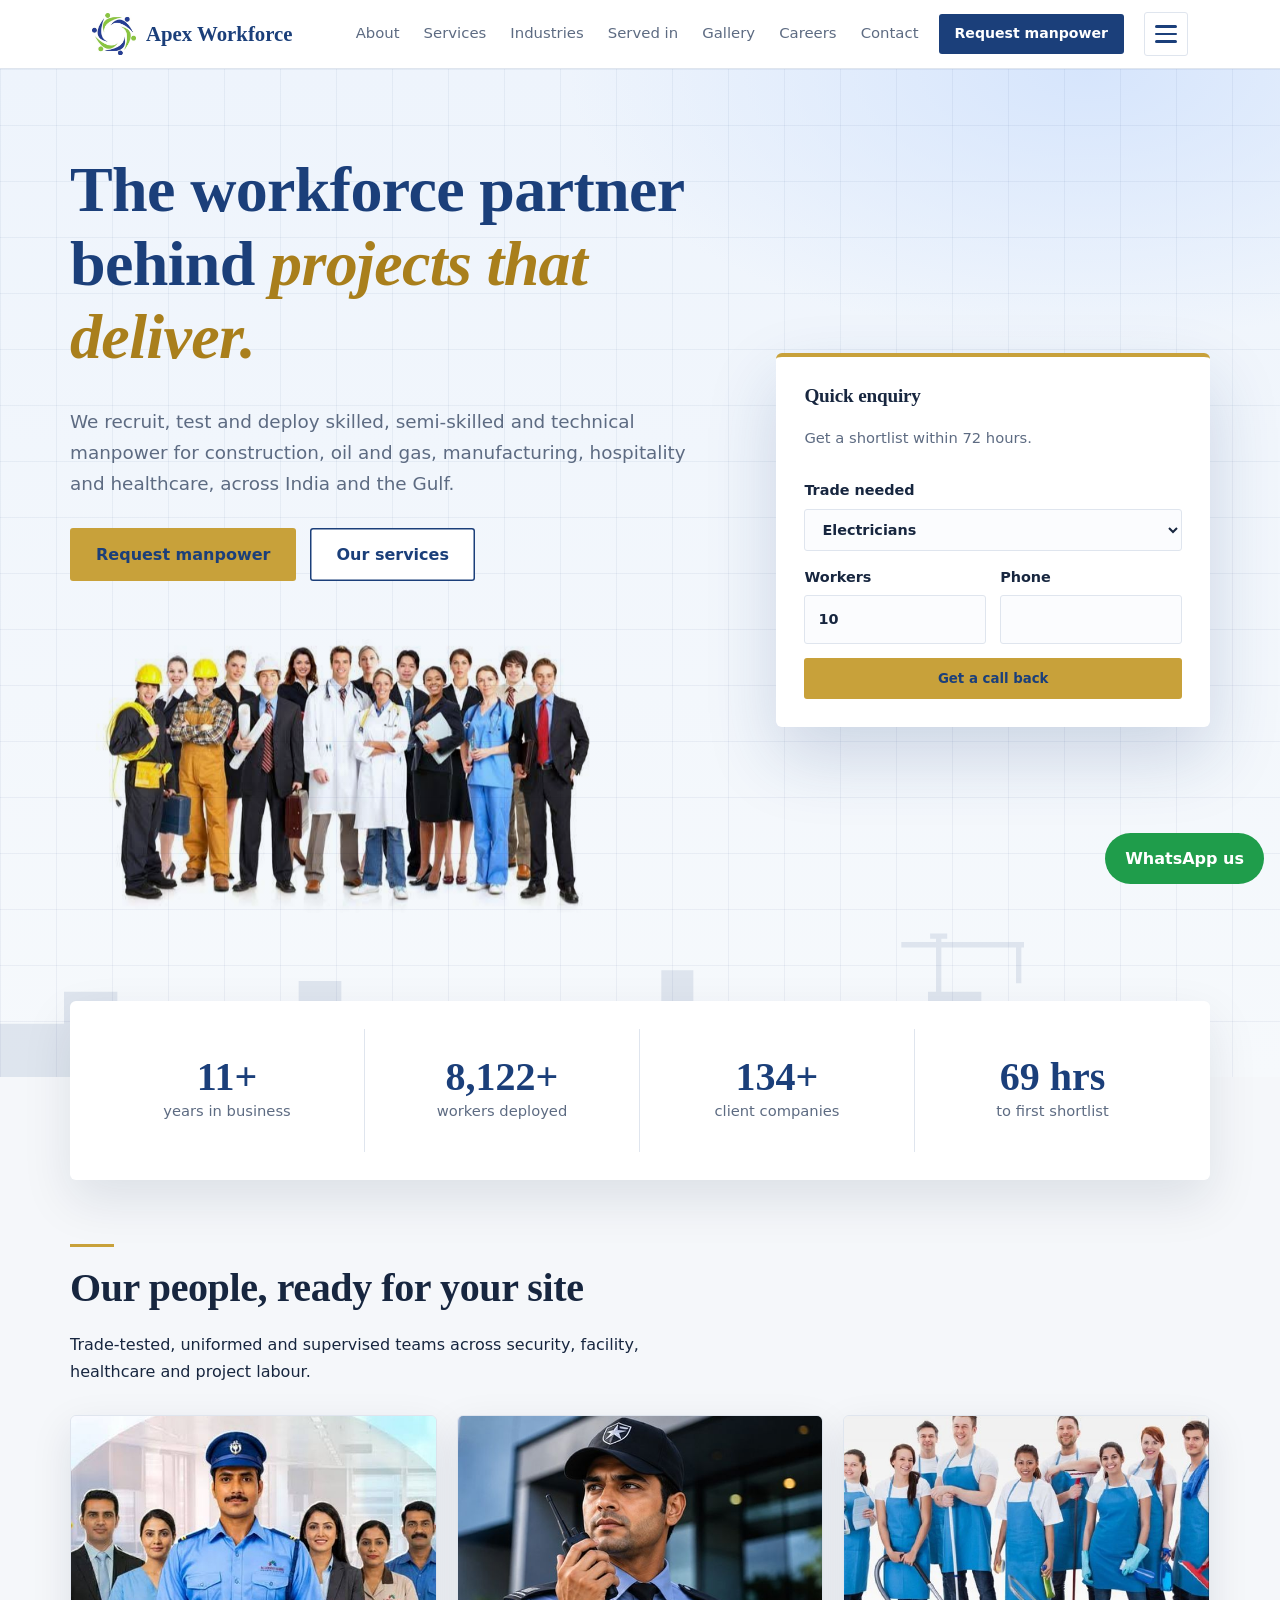
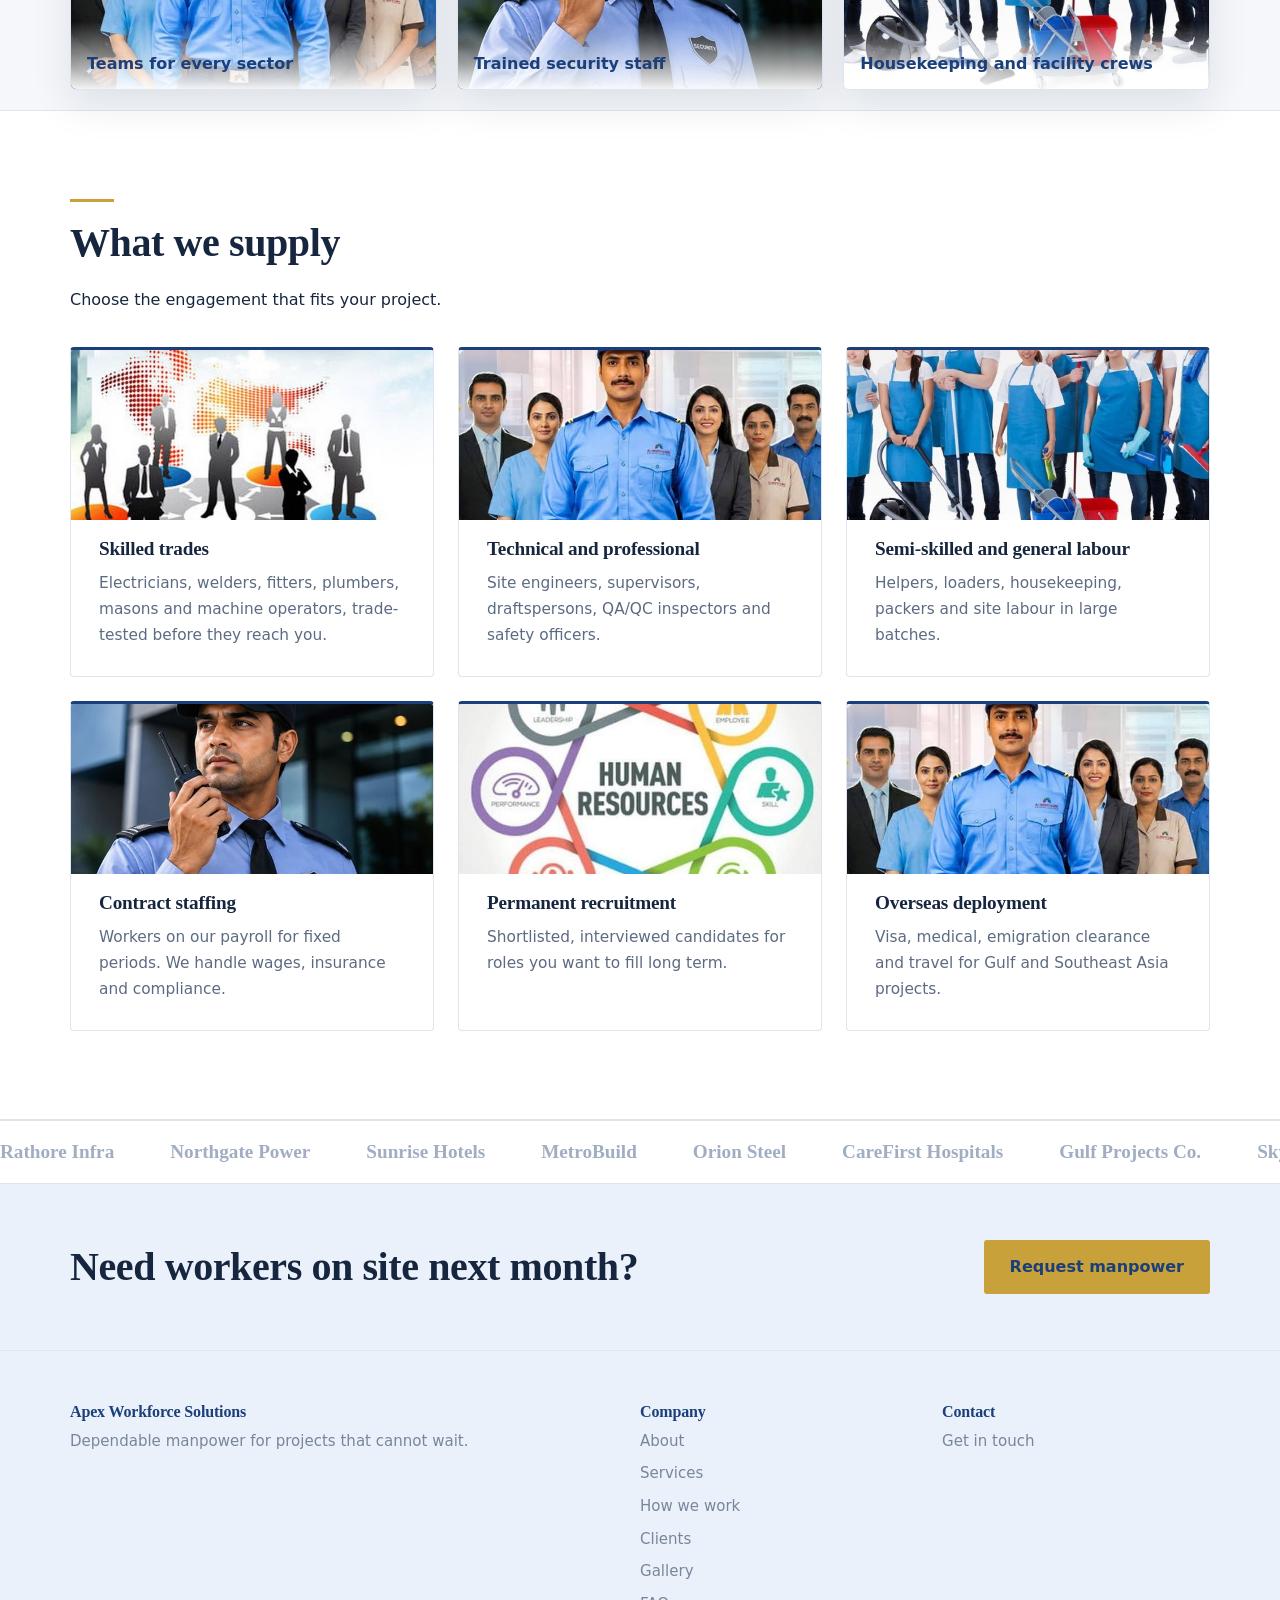
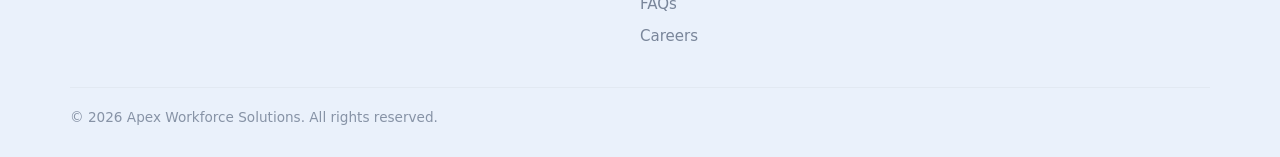
<file: index.html>
<!DOCTYPE html>
<html lang="en">
<head>
<meta charset="utf-8">
<meta name="viewport" content="width=device-width, initial-scale=1, viewport-fit=cover">
<title>Apex Workforce Solutions – Manpower Supply Company</title>
<meta name="description" content="Trade-tested manpower for construction, oil and gas, manufacturing, hospitality and healthcare across India and the Gulf.">
<meta name="theme-color" content="#1b3f7a">
<link rel="icon" type="image/png" href="assets/img/favicon.png">
<link rel="apple-touch-icon" href="assets/img/apple-touch-icon.png">
<meta property="og:type" content="website">
<meta property="og:site_name" content="Apex Workforce Solutions">
<meta property="og:title" content="Apex Workforce Solutions – Manpower Supply Company">
<meta property="og:description" content="Trade-tested manpower for construction, oil and gas, manufacturing, hospitality and healthcare across India and the Gulf.">
<meta name="twitter:card" content="summary">
<script type="application/ld+json">{"@context":"https://schema.org","@type":"EmploymentAgency","name":"Apex Workforce Solutions","description":"Recruitment and manpower supply for construction, oil and gas, manufacturing, hospitality and healthcare across India and the Gulf.","telephone":"+91 98179 11128","address":{"@type":"PostalAddress","streetAddress":"Plot 14, Sector 18","addressLocality":"Gurugram","addressRegion":"Haryana","postalCode":"122015","addressCountry":"IN"},"areaServed":["India","Gulf"]}</script>
<link rel="stylesheet" href="assets/style.css">
</head>
<body>
<header><div class="bar">
<a class="logo" href="#top"><img src="assets/img/logo.png" alt="Apex Workforce logo" width="40" height="40">Apex Workforce</a>
<nav id="nav"><a href="#about">About</a><a href="#services">Services</a><a href="#industries">Industries</a><a href="#served">Served in</a><a href="#gallery">Gallery</a><a href="#careers">Careers</a><a href="#contact">Contact</a></nav>
<a class="btn dark sm" href="#request">Request manpower</a>
<button id="menu" aria-label="Open menu" aria-expanded="false" aria-controls="drawer"><i></i><i></i><i></i></button>
</div></header>
<div class="ov" id="ov"></div>
<aside class="drawer" id="drawer" aria-label="Site menu">
<div class="top"><a class="logo" href="#top"><img src="assets/img/logo.png" alt="Apex Workforce logo" width="40" height="40">Apex Workforce</a><button class="x" aria-label="Close menu">×</button></div>
<a class="l" href="#top">Home</a><a class="l" href="#about">About us</a><a class="l" href="#services">Services</a><a class="l" href="#industries">Industries</a><a class="l" href="#served">Served in</a><a class="l" href="#gallery">Gallery</a><a class="l" href="#careers">Careers</a><a class="l" href="#contact">Contact</a>
<a class="l" href="tel:+919817911128">Call +91 98179 11128</a>
<a class="btn" href="#request">Request manpower</a>
</aside>

<main id="top">
<section class="hero home"><svg class="sky" viewBox="0 0 1200 150" preserveAspectRatio="xMidYMax slice" fill="#fff" aria-hidden="true"><path d="M0 150V100h60V70h50v80h40V90h70v60h60V60h40v90h50V95h60v55h80V80h50v70h60V50h30v100h70V85h60v65h90V70h50v80h60V100h60v50z"/><path d="M880 150V18M845 26h115M955 26v36M872 18h16" fill="none" stroke="#fff" stroke-width="5"/></svg><div class="wrap">
<div>
<h1 class="in">The workforce partner behind <em>projects that deliver.</em></h1>
<p class="lead in">We recruit, test and deploy skilled, semi-skilled and technical manpower for construction, oil and gas, manufacturing, hospitality and healthcare, across India and the Gulf.</p>
<div class="cta in"><a class="btn" href="#request">Request manpower</a><a class="btn line" href="#services">Our services</a></div>
<img fetchpriority="high" decoding="async" width="690" height="394" class="herop" src="assets/img/team-hero.jpg" alt="Skilled workers, engineers, healthcare and office professionals">
</div>
<form class="quick" id="quickForm">
<h3>Quick enquiry</h3><p>Get a shortlist within 72 hours.</p>
<label>Trade needed<select><option>Electricians</option><option>Welders and fitters</option><option>Masons and carpenters</option><option>Drivers</option><option>Security guards</option><option>Hospitality staff</option></select></label>
<div class="row"><label>Workers<input type="number" min="1" value="10"></label><label>Phone<input type="tel" required autocomplete="tel"></label></div>
<button class="btn" type="submit">Get a call back</button>
<div class="ok" role="status">Thank you. We will call you shortly.</div>
</form>
</div></section>

<div class="trust home"><div class="wrap rv">
<div><b data-n="12" data-s="+">0</b><span>years in business</span></div>
<div><b data-n="8500" data-s="+">0</b><span>workers deployed</span></div>
<div><b data-n="140" data-s="+">0</b><span>client companies</span></div>
<div><b data-n="72" data-s=" hrs">0</b><span>to first shortlist</span></div>
</div></div>

<section id="about" class="pg"><div class="wrap two">
<div class="rv"><span class="kicker"></span><h2>A recruitment desk that knows the work</h2>
<p>Founded in 2014 in Gurugram, Apex Workforce Solutions began with a team of 20 electricians for a single contractor. Today we recruit, test, train and mobilise thousands of workers every year.</p>
<p>Our mission is simple: give employers dependable people, and give workers fair, safe and documented jobs.</p></div>
<ul class="ticks rv"><li>Registered recruitment agency, licence no. RA-2014-0457 (sample)</li><li>ISO 9001:2015 certified processes (sample)</li><li>In-house trade testing and safety induction</li><li>Payroll, insurance and accommodation support</li><li>Dedicated account manager for every client</li></ul>
</div></section>

<section class="home show3"><div class="wrap rv"><span class="kicker"></span><h2>Our people, ready for your site</h2><p>Trade-tested, uniformed and supervised teams across security, facility, healthcare and project labour.</p>
<div class="g3"><figure><img loading="lazy" decoding="async" width="640" height="480" src="assets/img/multi-sector-workforce.jpg" alt="Multi-sector workforce"><figcaption>Teams for every sector</figcaption></figure><figure><img loading="lazy" decoding="async" width="640" height="480" src="assets/img/security-guards.jpg" alt="Security guards"><figcaption>Trained security staff</figcaption></figure><figure><img loading="lazy" decoding="async" width="640" height="480" src="assets/img/housekeeping-and-facility.jpg" alt="Housekeeping team"><figcaption>Housekeeping and facility crews</figcaption></figure></div></div></section>

<section id="services" class="white home"><div class="wrap">
<div class="rv"><span class="kicker"></span><h2>What we supply</h2><p>Choose the engagement that fits your project.</p></div>
<div class="grid">
<div class="card rv"><img loading="lazy" decoding="async" width="640" height="480" src="assets/img/labour-contracting.jpg" class="ph" alt="Labour contracting"><h3>Skilled trades</h3><p>Electricians, welders, fitters, plumbers, masons and machine operators, trade-tested before they reach you.</p></div>
<div class="card rv"><img loading="lazy" decoding="async" width="640" height="480" src="assets/img/multi-sector-workforce.jpg" class="ph" alt="Multi-sector workforce"><h3>Technical and professional</h3><p>Site engineers, supervisors, draftspersons, QA/QC inspectors and safety officers.</p></div>
<div class="card rv"><img loading="lazy" decoding="async" width="640" height="480" src="assets/img/housekeeping-and-facility.jpg" class="ph" alt="Housekeeping and facility"><h3>Semi-skilled and general labour</h3><p>Helpers, loaders, housekeeping, packers and site labour in large batches.</p></div>
<div class="card rv"><img loading="lazy" decoding="async" width="640" height="480" src="assets/img/security-guards.jpg" class="ph" alt="Security guards"><h3>Contract staffing</h3><p>Workers on our payroll for fixed periods. We handle wages, insurance and compliance.</p></div>
<div class="card rv"><img loading="lazy" decoding="async" width="640" height="480" src="assets/img/hr-and-recruitment.jpg" class="ph" alt="HR and recruitment"><h3>Permanent recruitment</h3><p>Shortlisted, interviewed candidates for roles you want to fill long term.</p></div>
<div class="card rv"><img loading="lazy" decoding="async" width="640" height="480" src="assets/img/multi-sector-workforce.jpg" class="ph" alt="Multi-sector workforce"><h3>Overseas deployment</h3><p>Visa, medical, emigration clearance and travel for Gulf and Southeast Asia projects.</p></div>
</div></div></section>

<section id="served" class="white pg"><div class="wrap"><div class="rv"><span class="kicker"></span><h2>Served in</h2><p>Institutions and companies where our teams are deployed.</p></div>
<div class="sv rv"><h3>Universities and colleges</h3><div class="lgs"><div class="lg"><i style="background:#1b3f7a">A</i><span>Ashoka University</span></div><div class="lg"><i style="background:#2e7d32">N</i><span>Northfield University</span></div><div class="lg"><i style="background:#c8a13a">G</i><span>Greenvale Institute of Technology</span></div><div class="lg"><i style="background:#8e3b8f">R</i><span>Riverside College</span></div></div></div>
<div class="sv rv"><h3>Technology and corporate</h3><div class="lgs"><div class="lg"><i style="background:#c0392b">T</i><span>ThinKorix</span></div><div class="lg"><i style="background:#00838f">C</i><span>Corseno</span></div><div class="lg"><i style="background:#1b3f7a">B</i><span>Brightwave Technologies</span></div><div class="lg"><i style="background:#2e7d32">N</i><span>Nexora Systems</span></div></div></div>
<div class="sv rv"><h3>Hospitals and healthcare</h3><div class="lgs"><div class="lg"><i style="background:#c8a13a">S</i><span>Sunrise Hospitals</span></div><div class="lg"><i style="background:#8e3b8f">C</i><span>CareFirst Hospitals</span></div><div class="lg"><i style="background:#c0392b">L</i><span>Lifeline Medical Centre</span></div><div class="lg"><i style="background:#00838f">M</i><span>Medicare Plus Clinic</span></div></div></div>
<div class="sv rv"><h3>Industrial, hotels and projects</h3><div class="lgs"><div class="lg"><i style="background:#1b3f7a">O</i><span>Orion Steel</span></div><div class="lg"><i style="background:#2e7d32">N</i><span>Northgate Power</span></div><div class="lg"><i style="background:#c8a13a">S</i><span>Skyline Hotels</span></div><div class="lg"><i style="background:#8e3b8f">M</i><span>MetroBuild Infra</span></div></div></div>
</div></section>

<section id="industries" class="pg"><div class="wrap">
<div class="rv"><span class="kicker"></span><h2>Industries we serve</h2><p>Teams matched to the demands of your sector.</p></div>
<div class="tiles rv"><span>Construction</span><span>Oil and gas</span><span>Power and utilities</span><span>Manufacturing</span><span>Hospitality</span><span>Healthcare</span><span>Logistics</span><span>Retail</span><span>Facility management</span><span>Security</span></div>
</div></section>

<section id="process" class="dark-sec pg"><div class="wrap">
<div class="rv"><span class="kicker"></span><h2>How we work</h2></div>
<ol class="steps" id="steps">
<li class="rv"><b>Share your need</b><span>Trades, numbers, location, start date.</span></li>
<li class="rv"><b>We source</b><span>Shortlisted CVs within 72 hours.</span></li>
<li class="rv"><b>Test and select</b><span>Trade tests, interviews, background checks.</span></li>
<li class="rv"><b>Mobilise</b><span>Documents, medicals, safety induction, travel.</span></li>
<li class="rv"><b>Support on site</b><span>Attendance, payroll and replacements.</span></li>
</ol></div></section>

<div class="marquee" aria-label="Our clients"><div class="mq">
<span>Rathore Infra</span><span>Northgate Power</span><span>Sunrise Hotels</span><span>MetroBuild</span><span>Orion Steel</span><span>CareFirst Hospitals</span><span>Gulf Projects Co.</span><span>Skyline Realty</span>
<span>Rathore Infra</span><span>Northgate Power</span><span>Sunrise Hotels</span><span>MetroBuild</span><span>Orion Steel</span><span>CareFirst Hospitals</span><span>Gulf Projects Co.</span><span>Skyline Realty</span>
</div></div>

<section id="clients" class="pg"><div class="wrap two">
<div class="feat rv"><p>Apex mobilised 120 welders in three weeks. Attendance and quality were better than our previous vendor.</p><small>Rakesh Rathore, Project Head, Rathore Infra (sample)</small></div>
<div class="rv"><span class="kicker"></span><h2>Trusted by employers</h2>
<blockquote>“One account manager, clean paperwork, and replacements within a day when we needed them.”<footer>Meera Nair, HR Manager, Sunrise Hotels (sample)</footer></blockquote>
<blockquote>“Their safety induction cut our site incidents. We now renew every year.”<footer>Imran Khan, Operations, Orion Steel (sample)</footer></blockquote></div>
</div></section>

<section id="request" class="white pg"><div class="wrap two">
<div class="rv"><span class="kicker"></span><h2>Request manpower</h2><p>Tell us what you need. A recruitment manager will reply within one working day with a plan and quotation.</p>
<ul class="ticks"><li>No charge for the first shortlist</li><li>Replacement guarantee on every placement</li><li>Compliance and payroll handled by us</li></ul></div>
<form id="reqForm" class="fcard rv">
<div class="row"><label>Company name<input required autocomplete="organization"></label><label>Contact person<input required autocomplete="name"></label></div>
<div class="row"><label>Email<input type="email" required autocomplete="email"></label><label>Phone<input type="tel" required autocomplete="tel"></label></div>
<div class="row"><label>Trade needed<select><option>Electricians</option><option>Welders and fitters</option><option>Masons and carpenters</option><option>Drivers</option><option>Security guards</option><option>Hospitality staff</option><option>Other</option></select></label><label>Number of workers<input type="number" min="1" value="10"></label></div>
<div class="row"><label>Work location<input></label><label>Start date<input type="date"></label></div>
<label>Details<textarea rows="3" placeholder="Duration, shift timing, accommodation, skills required"></textarea></label>
<button class="btn dark" type="submit">Send request</button>
<div class="ok" role="status">Request received. We will contact you within one working day.</div>
<p class="note">Demo form: submissions are not sent anywhere until the site is connected to email or a database.</p>
</form></div></section>

<section id="careers" class="pg"><div class="wrap two">
<div class="rv"><span class="kicker"></span><h2>Careers for job seekers</h2><p>We place workers with verified employers. Registration is free. We never charge candidates a fee.</p>
<div class="jobs">
<div class="job"><div><b>Electrician</b><small>Dammam, Saudi Arabia · 2-year contract</small></div><button class="btn dark sm" data-role="Electrician">Apply</button></div>
<div class="job"><div><b>Arc welder (6G)</b><small>Mundra, Gujarat · Project based</small></div><button class="btn dark sm" data-role="Arc welder (6G)">Apply</button></div>
<div class="job"><div><b>Heavy vehicle driver</b><small>Gurugram, Haryana · Permanent</small></div><button class="btn dark sm" data-role="Heavy vehicle driver">Apply</button></div>
<div class="job"><div><b>Hotel housekeeping</b><small>Doha, Qatar · 2-year contract</small></div><button class="btn dark sm" data-role="Hotel housekeeping">Apply</button></div>
</div></div>
<form id="jobForm" class="fcard rv">
<label>Full name<input required autocomplete="name"></label>
<div class="row"><label>Phone<input type="tel" required></label><label>Experience (years)<input type="number" min="0" value="2"></label></div>
<label>Role applying for<select id="role"><option>Electrician</option><option>Arc welder (6G)</option><option>Heavy vehicle driver</option><option>Hotel housekeeping</option><option>Other</option></select></label>
<p style="margin:0;color:var(--muted);font-size:.9rem">After you press Apply, WhatsApp opens. Attach your CV there.</p>
<button class="btn dark" type="submit">Apply now</button>
<div class="ok" role="status">Application received. Our team will call you if your profile matches.</div>
</form></div></section>

<section id="gallery" class="white pg"><div class="wrap">
<div class="rv"><span class="kicker"></span><h2>Our workforce at a glance</h2><p>Teams and sectors we deploy to every month.</p></div>
<div class="grid">
<div class="gt rv"><img width="640" height="480" src="assets/img/security-guards.jpg" alt="Security guards" loading="lazy"><b>Security guards</b></div>
<div class="gt rv"><img width="640" height="480" src="assets/img/multi-sector-workforce.jpg" alt="Multi-sector workforce" loading="lazy"><b>Multi-sector workforce</b></div>
<div class="gt rv"><img width="640" height="480" src="assets/img/housekeeping-and-facility.jpg" alt="Housekeeping and facility" loading="lazy"><b>Housekeeping and facility</b></div>
<div class="gt rv"><img width="640" height="480" src="assets/img/labour-contracting.jpg" alt="Labour contracting" loading="lazy"><b>Labour contracting</b></div>
<div class="gt rv"><img width="640" height="480" src="assets/img/hr-and-recruitment.jpg" alt="HR and recruitment" loading="lazy"><b>HR and recruitment</b></div>
<div class="gt rv"><img width="480" height="358" src="assets/img/healthcare.jpg" alt="Healthcare" loading="lazy"><b>Healthcare</b></div>
</div></div></section>

<section id="faq" class="pg"><div class="wrap two">
<div class="rv"><span class="kicker"></span><h2>Frequently asked questions</h2><p>Cannot find your answer? Call or message us.</p></div>
<div class="rv">
<details><summary>Do you charge candidates a fee?</summary><p>No. Registration and placement are free for candidates.</p></details>
<details><summary>How fast can you supply workers?</summary><p>Shortlisted CVs reach you within 72 hours. Mobilisation depends on documents and visas.</p></details>
<details><summary>Do you supply workers overseas?</summary><p>Yes. We deploy to the Gulf and Southeast Asia with visa, medical and emigration support.</p></details>
<details><summary>What if a worker does not perform?</summary><p>Every placement carries a replacement guarantee.</p></details>
</div></div></section>

<div class="band pg"><div class="wrap"><h2>Need workers on site next month?</h2><a class="btn" href="#request">Request manpower</a></div></div>

<section id="contact" class="pg"><div class="wrap two">
<div class="rv"><span class="kicker"></span><h2>Contact us</h2>
<p><b>Head office</b><br>Plot 14, Sector 18, Gurugram, Haryana 122015 (sample)</p>
<p><b>Phone and WhatsApp</b><br><a data-tel href="#">+91 98179 11128</a></p>
<p><b>Email</b><br><a data-mail href="#">hr@apexworkforce.example</a></p>
<p><b>Hours</b><br>Monday to Saturday, 9:30 am to 6:30 pm</p></div>
<div class="card rv" style="text-align:center"><h3>Talk to us now</h3><p>Fastest reply on WhatsApp. A recruitment manager answers within one working day.</p><div class="act"><a class="btn" data-wa href="#" target="_blank" rel="noopener">WhatsApp us</a><a class="btn dark" data-tel href="#">Call now</a><a class="btn line" data-mail href="#">Email us</a></div></div>
</div></section>
</main>

<footer class="site"><div class="wrap">
<div><h3>Apex Workforce Solutions</h3><p style="opacity:.8">Dependable manpower for projects that cannot wait.</p></div>
<div><h3>Company</h3><a href="#about">About</a><a href="#services">Services</a><a href="#process">How we work</a><a href="#clients">Clients</a><a href="#gallery">Gallery</a><a href="#faq">FAQs</a><a href="#careers">Careers</a></div>
<div><h3>Contact</h3><a href="#contact">Get in touch</a></div>
</div><div class="copy">© 2026 Apex Workforce Solutions. All rights reserved.</div></footer>
<a class="fab" id="waFab" href="https://wa.me/919817911128" target="_blank" rel="noopener" aria-label="Chat on WhatsApp">WhatsApp us</a>

<script src="assets/app.js" defer></script>
</body>
</html>
</file>
<file: assets/style.css>
:root{--bg:#f5f7fa;--surface:#fff;--navy:#1b3f7a;--navy2:#2a5aa8;--text:#17263f;--muted:#5d6b82;--gold:#c8a13a;--gold2:#e2bf62;--line:#dfe5ee;--head:#fff;color-scheme:light;
--serif:"Iowan Old Style","Palatino Linotype",Palatino,Georgia,serif;
box-sizing:border-box;padding-top:env(safe-area-inset-top,0px);padding-bottom:env(safe-area-inset-bottom,0px)}
html{scroll-padding-top:calc(env(safe-area-inset-top,0px) + 68px);scroll-behavior:smooth}
*,*::before,*::after{box-sizing:border-box}
body{margin:0;background:var(--bg);color:var(--text);font:16px/1.7 system-ui,-apple-system,"Segoe UI",Roboto,Arial,sans-serif;overflow-x:hidden}
h1,h2,h3{font-family:var(--serif);font-weight:700;margin:0 0 .5em;line-height:1.15;letter-spacing:-.01em}
h1{font-size:clamp(2.4rem,6vw,4rem)}h2{font-size:clamp(1.8rem,4vw,2.5rem)}h3{font-size:1.2rem}
p{margin:0 0 1em;max-width:62ch}a{color:inherit}
:focus-visible{outline:3px solid var(--gold);outline-offset:2px}
body::before{content:"";position:fixed;inset:0 0 auto;height:env(safe-area-inset-top,0px);background:var(--head);z-index:30}
header{position:sticky;top:env(safe-area-inset-top,0px);z-index:20;background:var(--head);border-bottom:1px solid var(--line)}
.bar{max-width:1140px;margin:auto;padding:12px 22px;display:flex;align-items:center;gap:20px}
.logo{font-family:var(--serif);font-weight:700;font-size:1.3rem;text-decoration:none;display:flex;align-items:center;gap:10px;margin-right:auto;color:var(--navy)}
.logo i{width:34px;height:34px;background:var(--navy);color:var(--gold2);display:grid;place-items:center;font-style:normal;border-radius:3px;font-size:1.1rem}
nav{display:flex;gap:24px;font-size:.93rem}
.logo img{width:40px;height:40px;border-radius:6px}
nav a{text-decoration:none;color:var(--muted);transition:color .2s}nav a:hover{color:var(--navy)}
.btn{display:inline-block;background:var(--gold);color:var(--navy);font-weight:700;padding:13px 26px;border:0;border-radius:3px;text-decoration:none;cursor:pointer;font:700 .98rem inherit;font-family:inherit;transition:transform .2s,background .2s,box-shadow .2s}
.btn:hover{background:var(--gold2);transform:translateY(-2px);box-shadow:0 8px 20px rgba(200,161,58,.35)}
.btn.dark{background:var(--navy);color:#fff}.btn.dark:hover{background:var(--navy2);box-shadow:0 8px 20px rgba(11,31,58,.25)}
.btn.line{background:#fff;color:var(--navy);box-shadow:inset 0 0 0 1.5px var(--navy)}.btn.line:hover{background:#eef4fc}
.btn.sm{padding:8px 16px;font-size:.88rem}
#menu{display:grid;gap:5px;align-content:center;justify-items:center;width:44px;height:44px;background:none;border:1px solid var(--line);border-radius:3px;cursor:pointer;padding:0}
#menu i{display:block;width:22px;height:2.5px;background:var(--navy);border-radius:2px;transition:transform .3s,opacity .3s}
#menu[aria-expanded="true"] i:nth-child(1){transform:translateY(7.5px) rotate(45deg)}
#menu[aria-expanded="true"] i:nth-child(2){opacity:0}
#menu[aria-expanded="true"] i:nth-child(3){transform:translateY(-7.5px) rotate(-45deg)}
.ov{position:fixed;inset:0;background:rgba(7,20,39,.55);opacity:0;pointer-events:none;transition:opacity .3s;z-index:40}
.ov.on{opacity:1;pointer-events:auto}
.drawer{position:fixed;top:0;right:0;bottom:0;width:min(340px,88vw);background:#fff;color:var(--text);box-shadow:-20px 0 50px rgba(27,63,122,.18);z-index:50;transform:translateX(100%);visibility:hidden;transition:transform .35s cubic-bezier(.2,.7,.2,1),visibility .35s;padding:calc(env(safe-area-inset-top,0px) + 20px) 24px calc(env(safe-area-inset-bottom,0px) + 24px);overflow-y:auto;display:flex;flex-direction:column}
.drawer.on{transform:none;visibility:visible}
.drawer .top{display:flex;justify-content:space-between;align-items:center;margin-bottom:14px}
.drawer .x{background:none;border:0;color:var(--navy);font-size:2rem;line-height:1;cursor:pointer}
.drawer a.l{display:block;padding:12px 4px;border-bottom:1px solid var(--line);text-decoration:none;color:var(--text);transition:color .2s,padding .2s}
.drawer a.l:hover{color:var(--navy2);padding-left:10px}
.drawer small{margin:20px 0 4px;color:#a97f1c;font-weight:700}
.drawer .btn{margin-top:18px;text-align:center}
.sky{position:absolute;left:0;right:0;bottom:0;width:100%;height:150px;opacity:.1}
.sky path{fill:#1b3f7a}.sky path:last-child{fill:none;stroke:#1b3f7a}
.gt{position:relative;background:linear-gradient(145deg,#eef4fc,#dbe8fb);border:1px solid var(--line);border-radius:4px;aspect-ratio:4/3;display:grid;place-items:center;color:var(--navy2);overflow:hidden;transition:transform .35s}
.gt:hover{transform:scale(1.03)}
.gt svg{width:46%;fill:currentColor;transition:transform .5s}.gt:hover svg{transform:scale(1.12) rotate(-3deg)}
.gt b{position:absolute;left:0;right:0;bottom:0;padding:26px 16px 14px;color:var(--navy);background:linear-gradient(transparent,rgba(255,255,255,.95));font-weight:600}
details{background:var(--surface);border:1px solid var(--line);border-radius:4px;padding:16px 20px;margin-bottom:12px}
summary{cursor:pointer;font-weight:600}
.js .pg{display:none}.js .pg.on{display:block;animation:in .6s both}
body[data-v="page"] .home{display:none}details p{margin:10px 0 0;color:var(--muted)}
section{padding:88px 22px}.wrap{max-width:1140px;margin:auto}
.kicker{display:block;width:44px;height:3px;background:var(--gold);margin-bottom:18px}
.hero{background:radial-gradient(800px 420px at 85% 0,#d6e5fc 0,transparent 65%),linear-gradient(180deg,#eef4fc,#f6f9fc);color:var(--text);padding:84px 22px 150px;position:relative;overflow:hidden}
.hero::before{content:"";position:absolute;inset:0;background-image:linear-gradient(rgba(27,63,122,.06) 1px,transparent 1px),linear-gradient(90deg,rgba(27,63,122,.06) 1px,transparent 1px);background-size:56px 56px;animation:drift 30s linear infinite}
@keyframes drift{to{background-position:56px 56px}}
.hero .wrap{position:relative;display:grid;grid-template-columns:1.2fr .8fr;gap:56px;align-items:center}
.hero h1{color:var(--navy)}.hero h1 em{font-style:italic;color:#a97f1c}
.lead{font-size:1.15rem;color:var(--muted)}
.cta{display:flex;gap:14px;flex-wrap:wrap;margin-top:28px}
.in{opacity:0;transform:translateY(22px);animation:in .9s cubic-bezier(.2,.7,.2,1) forwards}
.in:nth-child(2){animation-delay:.12s}.in:nth-child(3){animation-delay:.24s}
@keyframes in{to{opacity:1;transform:none}}
.quick{background:var(--surface);color:var(--text);border-radius:6px;padding:28px;box-shadow:0 30px 70px rgba(27,63,122,.18);border-top:4px solid var(--gold);animation:in 1s .3s both}
.quick h3{margin-bottom:4px}.quick p{color:var(--muted);font-size:.92rem;margin-bottom:14px}
.trust{margin-top:-76px;position:relative;z-index:2;padding:0 22px}
.trust .wrap{background:var(--surface);border:1px solid var(--line);border-radius:6px;box-shadow:0 20px 50px rgba(11,31,58,.1);display:grid;grid-template-columns:repeat(4,1fr)}
.trust div{padding:28px 20px;text-align:center;border-right:1px solid var(--line)}.trust div:last-child{border:0}
.trust b{display:block;font:700 2.5rem/1 var(--serif);color:var(--navy)}.trust span{color:var(--muted);font-size:.92rem}
.two{display:grid;grid-template-columns:1fr 1fr;gap:56px;align-items:start}
.ticks{list-style:none;padding:0;margin:0}
.ticks li{padding:13px 0 13px 32px;border-bottom:1px solid var(--line);position:relative}
.ticks li::before{content:"";position:absolute;left:3px;top:19px;width:13px;height:7px;border:solid var(--gold);border-width:0 0 2.5px 2.5px;transform:rotate(-45deg)}
.grid{display:grid;grid-template-columns:repeat(3,1fr);gap:24px;margin-top:34px}
.card{background:var(--surface);border:1px solid var(--line);border-top:3px solid var(--navy);border-radius:4px;padding:28px;transition:transform .3s,box-shadow .3s,border-top-color .3s}
.card:hover{transform:translateY(-6px);box-shadow:0 18px 40px rgba(11,31,58,.12);border-top-color:var(--gold)}
.card p{margin:0;color:var(--muted);font-size:.96rem}
.white{background:var(--surface);border-block:1px solid var(--line)}
.tiles{display:grid;grid-template-columns:repeat(5,1fr);gap:14px;margin-top:34px}
.tiles span{border:1px solid var(--line);background:var(--bg);padding:22px 12px;text-align:center;font-weight:600;border-radius:4px;transition:all .3s}
.tiles span:hover{background:#eef4fc;color:var(--navy);border-color:var(--navy2);transform:translateY(-4px)}
.dark-sec{background:#eaf1fb;color:var(--text)}.dark-sec h2{color:var(--text)}
.steps{display:grid;grid-template-columns:repeat(5,1fr);gap:22px;margin:40px 0 0;padding:0;list-style:none;counter-reset:s;position:relative}
.steps::before{content:"";position:absolute;top:21px;left:0;height:2px;width:0;background:var(--gold);transition:width 1.8s ease}
.steps.go::before{width:100%}
.steps li{counter-increment:s;position:relative}
.steps li::before{content:counter(s);width:44px;height:44px;border-radius:50%;background:#fff;border:2px solid var(--gold);color:var(--navy);font:700 1.1rem var(--serif);display:grid;place-items:center;margin-bottom:14px;position:relative}
.steps b{display:block;font-family:var(--serif);font-size:1.1rem}.steps span{color:var(--muted);font-size:.93rem}
.feat{background:linear-gradient(145deg,#fff,#eef4fc);color:var(--text);border:1px solid var(--line);border-top:4px solid var(--gold);padding:36px;border-radius:4px;position:relative}
.feat::before{content:"“";font:700 6rem/1 var(--serif);color:var(--gold);position:absolute;top:6px;left:24px;opacity:.9}
.feat p{font:italic 1.3rem/1.5 var(--serif);margin:42px 0 14px;max-width:none}.feat small{color:var(--muted)}
blockquote{margin:0 0 20px;background:var(--surface);border:1px solid var(--line);border-left:4px solid var(--gold);border-radius:4px;padding:22px}
blockquote footer{margin-top:10px;color:var(--muted);font-size:.88rem}
.marquee{overflow:hidden;border-block:1px solid var(--line);background:var(--surface);padding:20px 0}
.mq{display:flex;gap:56px;width:max-content;animation:mq 30s linear infinite}
.marquee:hover .mq{animation-play-state:paused}
.mq span{font:700 1.2rem var(--serif);color:#a0adc2;white-space:nowrap}
@keyframes mq{to{transform:translateX(-50%)}}
form{display:grid;gap:14px}
.fcard{background:var(--surface);border:1px solid var(--line);border-radius:6px;padding:30px;box-shadow:0 14px 40px rgba(11,31,58,.07)}
.row{display:grid;grid-template-columns:1fr 1fr;gap:14px}
label{font-weight:600;font-size:.9rem;display:grid;gap:6px}
input,select,textarea{font:inherit;padding:11px 13px;border:1px solid var(--line);border-radius:3px;background:#fbfcfe;color:var(--text);width:100%;transition:border-color .2s,box-shadow .2s}
input:focus,select:focus,textarea:focus{outline:0;border-color:var(--navy2);box-shadow:0 0 0 4px rgba(19,48,90,.12)}
.ok{display:none;background:#e3f4e8;color:#14532d;padding:14px;border-radius:3px;font-weight:600;animation:in .5s both}
.note{font-size:.84rem;color:var(--muted);margin:0}
.jobs{display:grid;gap:12px;margin:24px 0}
.job{display:flex;align-items:center;gap:12px;background:var(--surface);border:1px solid var(--line);border-radius:4px;padding:16px 18px;transition:transform .25s,border-color .25s}
.job:hover{transform:translateX(6px);border-color:var(--gold)}
.job div{margin-right:auto}.job small{color:var(--muted);display:block}
.band{background:#eaf1fb;color:var(--text);padding:56px 22px}
.band .wrap{display:flex;align-items:center;gap:24px;flex-wrap:wrap;justify-content:space-between}.band h2{margin:0;color:var(--text)}
footer.site{background:#eaf1fb;color:var(--muted);padding:52px 22px 28px;border-top:1px solid var(--line)}
footer.site .wrap{display:grid;grid-template-columns:2fr 1fr 1fr;gap:34px;font-size:.94rem}
footer.site a{display:block;text-decoration:none;opacity:.8;margin-bottom:7px}footer.site a:hover{opacity:1;color:var(--navy2)}
footer.site h3{color:var(--navy);font-size:1rem}
.copy{max-width:1140px;margin:30px auto 0;padding-top:18px;border-top:1px solid var(--line);font-size:.85rem;opacity:.7}
.fab{position:fixed;right:16px;bottom:calc(16px + env(safe-area-inset-bottom,0px));z-index:25;background:#1f9d4b;color:#fff;font-weight:700;text-decoration:none;padding:12px 20px;border-radius:30px;animation:ring 2.6s infinite}
@keyframes ring{0%{box-shadow:0 0 0 0 rgba(31,157,75,.5)}70%,100%{box-shadow:0 0 0 16px rgba(31,157,75,0)}}
.js .rv{opacity:0;transform:translateY(28px);transition:opacity .7s ease,transform .7s cubic-bezier(.2,.7,.2,1)}
.js .rv.show{opacity:1;transform:none}
@media (max-width:900px){
nav{display:none!important}
nav{display:none;position:absolute;top:100%;left:0;right:0;background:var(--head);flex-direction:column;padding:12px 22px;border-bottom:1px solid var(--line)}
nav.open{display:flex}.bar>.btn{display:none}
.hero .wrap,.two,.grid,.row,footer.site .wrap{grid-template-columns:1fr}
.hero{padding:56px 22px 130px}.trust .wrap{grid-template-columns:1fr 1fr}.trust div:nth-child(2){border-right:0}.trust div:nth-child(-n+2){border-bottom:1px solid var(--line)}
.tiles{grid-template-columns:1fr 1fr}.steps{grid-template-columns:1fr 1fr}.steps::before{display:none}
section{padding:60px 22px}}
@media (prefers-reduced-motion:reduce){*,*::before,*::after{animation:none!important;transition:none!important}.in,.js .rv{opacity:1!important;transform:none!important}html{scroll-behavior:auto}}
.gt img{position:absolute;inset:0;width:100%;height:100%;object-fit:cover;transition:transform .5s}.gt:hover img{transform:scale(1.06)}.gt b{text-shadow:none}.logo img{width:44px;height:auto;border-radius:0;mix-blend-mode:multiply}
.card .ph{display:block;width:calc(100% + 56px);max-width:none;height:170px;object-fit:cover;margin:-28px -28px 18px;border-radius:2px 2px 0 0}
.show3{padding:64px 22px 20px}.show3 .wrap>p{margin-bottom:0}
.g3{display:grid;grid-template-columns:repeat(3,1fr);gap:20px;margin-top:30px}
.g3 figure{margin:0;position:relative;border-radius:6px;overflow:hidden;aspect-ratio:4/3;border:1px solid var(--line);box-shadow:0 14px 40px rgba(11,31,58,.1)}
.g3 img{width:100%;height:100%;object-fit:cover;display:block;transition:transform .5s}.g3 figure:hover img{transform:scale(1.05)}
.g3 figcaption{position:absolute;left:0;right:0;bottom:0;padding:28px 16px 12px;background:linear-gradient(transparent,rgba(255,255,255,.95));color:var(--navy);font-weight:600}
@media(max-width:760px){.g3{grid-template-columns:1fr}}
.sv{margin-top:34px}.sv h3{font-size:1.05rem;color:var(--navy);margin:0 0 14px;padding-bottom:8px;border-bottom:1px solid var(--line)}
.lgs{display:grid;grid-template-columns:repeat(4,1fr);gap:16px}
.lg{display:flex;flex-direction:column;align-items:center;justify-content:center;gap:8px;height:108px;padding:12px;background:var(--surface);border:1px solid var(--line);border-radius:6px;text-align:center;transition:transform .25s,box-shadow .25s}
.lg:hover{transform:translateY(-3px);box-shadow:0 12px 28px rgba(11,31,58,.1)}
.lg img{max-width:100%;max-height:56px;object-fit:contain}
.lg.empty{border-style:dashed;background:#fbfcfe}.lg i{width:44px;height:44px;border-radius:50%;background:#eaf1fb;color:var(--navy2);display:grid;place-items:center;font:700 .9rem var(--serif);font-style:normal}
.lg span{font-size:.85rem;color:var(--muted);line-height:1.3}
@media(max-width:760px){.lgs{grid-template-columns:1fr 1fr}}
.lg i{color:#fff!important}.lg span{color:var(--navy);font-weight:600;font-size:.9rem}
.lg i{flex:none}.lg{height:auto;min-height:118px}
.herop{display:block;width:100%;max-width:560px;height:auto;margin:26px 0 0;mix-blend-mode:multiply;position:relative}

.skip{position:absolute;left:-999px;top:0;background:var(--navy);color:#fff;padding:10px 16px;z-index:100}.skip:focus{left:8px;top:8px}
a:focus-visible,button:focus-visible,input:focus-visible,select:focus-visible,textarea:focus-visible,summary:focus-visible{outline:3px solid var(--gold);outline-offset:2px}
.act{display:flex;flex-wrap:wrap;gap:12px;margin-top:18px;justify-content:center}
</file>
